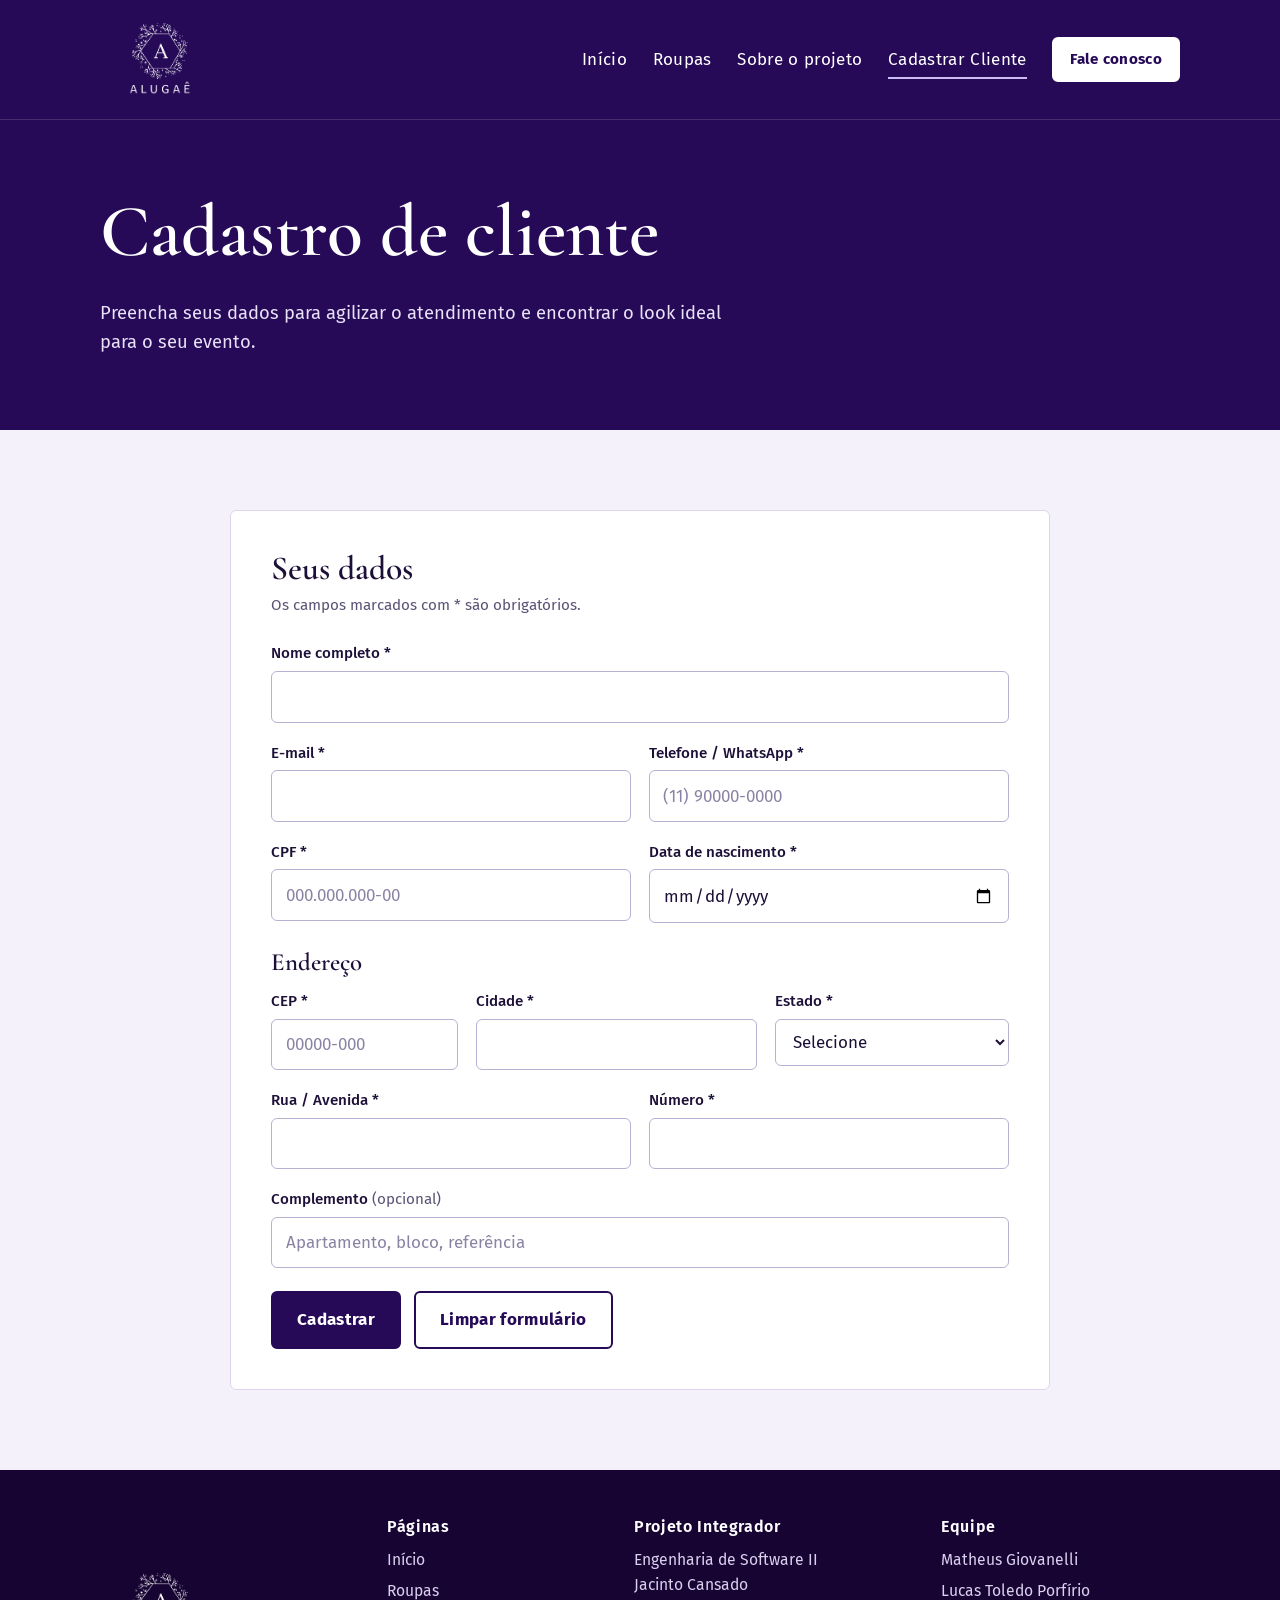
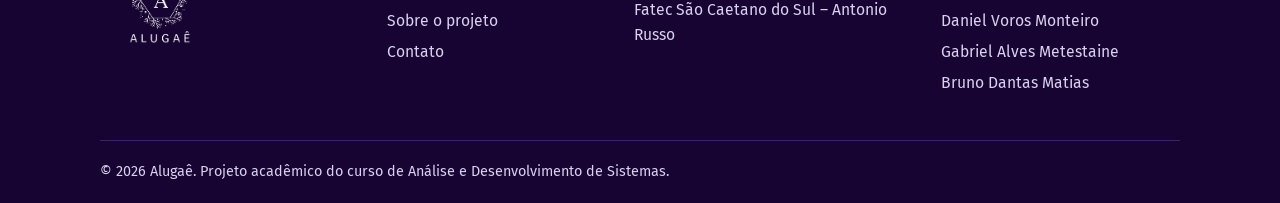
<file: cadastrar/cadastrar.html>
<!DOCTYPE html>
<html lang="pt-BR">
<head>
  <meta charset="UTF-8">
  <meta name="viewport" content="width=device-width, initial-scale=1">
  <title>Cadastro de cliente — Alugaê</title>
  <meta name="description" content="Cadastre seus dados para facilitar o atendimento da Alugaê.">
  <link rel="preconnect" href="https://fonts.googleapis.com">
  <link rel="preconnect" href="https://fonts.gstatic.com" crossorigin>
  <link href="https://fonts.googleapis.com/css2?family=Cormorant+Garamond:wght@500;600;700&family=Fira+Sans:wght@400;500;600&display=swap" rel="stylesheet">
  <link rel="stylesheet" href="../home/style.css">
  <link rel="stylesheet" href="cadastrar.css">
</head>
<body>

  <a class="skip" href="#conteudo">Ir para o conteúdo</a>

  <header class="site-header">
    <div class="container header-inner">
      <a class="logo" href="../home/index.html" aria-label="Alugaê — página inicial"><img class="logo-img" src="../img/alugaeLogo.jpg" alt="Alugaê"></a>

      <input type="checkbox" id="menu-toggle" class="menu-toggle">
      <label for="menu-toggle" class="menu-button">Menu</label>

      <nav class="main-nav" aria-label="Navegação principal">
        <a href="../home/index.html">Início</a>
        <a href="../roupas/roupas.html">Roupas</a>
        <a href="../sobre/sobre.html">Sobre o projeto</a>
        <a href="cadastrar.html" aria-current="page">Cadastrar Cliente</a>
        <a class="btn btn-small" href="../contato/contato.html">Fale conosco</a>
      </nav>
    </div>
  </header>

  <main id="conteudo">
    <section class="page-hero" aria-labelledby="cadastro-titulo">
      <div class="container">
        <h1 id="cadastro-titulo">Cadastro de cliente</h1>
        <p class="lead">Preencha seus dados para agilizar o atendimento e encontrar o look ideal para o seu evento.</p>
      </div>
    </section>

    <section class="section registration" aria-label="Formulário de cadastro">
      <div class="container">
        <div class="registration-form-wrap">
          <h2>Seus dados</h2>
          <p class="form-intro">Os campos marcados com * são obrigatórios.</p>

          <form id="form-cadastro" class="registration-form" action="#" method="post">
            <div class="field">
              <label for="nome">Nome completo *</label>
              <input type="text" id="nome" name="nome" autocomplete="name" required minlength="3">
            </div>

            <div class="field-row">
              <div class="field">
                <label for="email">E-mail *</label>
                <input type="email" id="email" name="email" autocomplete="email" required>
              </div>
              <div class="field">
                <label for="telefone">Telefone / WhatsApp *</label>
                <input type="tel" id="telefone" name="telefone" autocomplete="tel" placeholder="(11) 90000-0000" required>
              </div>
            </div>

            <div class="field-row">
              <div class="field">
                <label for="cpf">CPF *</label>
                <input type="text" id="cpf" name="cpf" autocomplete="off" inputmode="numeric" placeholder="000.000.000-00" pattern="[0-9]{3}\.?[0-9]{3}\.?[0-9]{3}-?[0-9]{2}" title="Informe um CPF com 11 números." required>
              </div>
              <div class="field">
                <label for="nascimento">Data de nascimento *</label>
                <input type="date" id="nascimento" name="nascimento" autocomplete="bday" required>
              </div>
            </div>

            <h3 class="section-label">Endereço</h3>

            <div class="field-row address-row">
              <div class="field">
                <label for="cep">CEP *</label>
                <input type="text" id="cep" name="cep" autocomplete="postal-code" inputmode="numeric" placeholder="00000-000" pattern="[0-9]{5}-?[0-9]{3}" title="Informe um CEP válido." required>
              </div>
              <div class="field">
                <label for="cidade">Cidade *</label>
                <input type="text" id="cidade" name="cidade" autocomplete="address-level2" required>
              </div>
              <div class="field">
                <label for="estado">Estado *</label>
                <select id="estado" name="estado" autocomplete="address-level1" required>
                  <option value="" selected disabled>Selecione</option>
                  <option value="AC">Acre</option>
                  <option value="AL">Alagoas</option>
                  <option value="AP">Amapá</option>
                  <option value="AM">Amazonas</option>
                  <option value="BA">Bahia</option>
                  <option value="CE">Ceará</option>
                  <option value="DF">Distrito Federal</option>
                  <option value="ES">Espírito Santo</option>
                  <option value="GO">Goiás</option>
                  <option value="MA">Maranhão</option>
                  <option value="MT">Mato Grosso</option>
                  <option value="MS">Mato Grosso do Sul</option>
                  <option value="MG">Minas Gerais</option>
                  <option value="PA">Pará</option>
                  <option value="PB">Paraíba</option>
                  <option value="PR">Paraná</option>
                  <option value="PE">Pernambuco</option>
                  <option value="PI">Piauí</option>
                  <option value="RJ">Rio de Janeiro</option>
                  <option value="RN">Rio Grande do Norte</option>
                  <option value="RS">Rio Grande do Sul</option>
                  <option value="RO">Rondônia</option>
                  <option value="RR">Roraima</option>
                  <option value="SC">Santa Catarina</option>
                  <option value="SP">São Paulo</option>
                  <option value="SE">Sergipe</option>
                  <option value="TO">Tocantins</option>
                </select>
              </div>
            </div>

            <div class="field-row">
              <div class="field">
                <label for="endereco">Rua / Avenida *</label>
                <input type="text" id="endereco" name="endereco" autocomplete="street-address" required>
              </div>
              <div class="field field-number">
                <label for="numero">Número *</label>
                <input type="text" id="numero" name="numero" required>
              </div>
            </div>

            <div class="field">
              <label for="complemento">Complemento <span class="optional">(opcional)</span></label>
              <input type="text" id="complemento" name="complemento" autocomplete="address-line2" placeholder="Apartamento, bloco, referência">
            </div>

            <div class="form-actions">
              <button type="submit" class="btn">Cadastrar</button>
              <button type="reset" class="btn btn-reset">Limpar formulário</button>
            </div>
          </form>
        </div>
      </div>
    </section>
  </main>

  <footer class="site-footer">
    <div class="container footer-grid">
      <a class="logo" href="../home/index.html" aria-label="Alugaê — página inicial"><img class="logo-img" src="../img/alugaeLogo.jpg" alt="Alugaê"></a>

      <nav aria-label="Navegação do rodapé">
        <h2 class="footer-title">Páginas</h2>
        <ul>
          <li><a href="../home/index.html">Início</a></li>
          <li><a href="../roupas/roupas.html">Roupas</a></li>
          <li><a href="../sobre/sobre.html">Sobre o projeto</a></li>
          <li><a href="../contato/contato.html">Contato</a></li>
        </ul>
      </nav>

      <div>
        <h2 class="footer-title">Projeto Integrador</h2>
        <p>Engenharia de Software II<br>Jacinto Cansado<br>Fatec São Caetano do Sul – Antonio Russo</p>
      </div>

      <div>
        <h2 class="footer-title">Equipe</h2>
        <ul>
          <li>Matheus Giovanelli</li>
          <li>Lucas Toledo Porfírio</li>
          <li>Daniel Voros Monteiro</li>
          <li>Gabriel Alves Metestaine</li>
          <li>Bruno Dantas Matias</li>
        </ul>
      </div>
    </div>

    <div class="container footer-bottom">
      <p>© 2026 Alugaê. Projeto acadêmico do curso de Análise e Desenvolvimento de Sistemas.</p>
    </div>
  </footer>

</body>
</html>
</file>
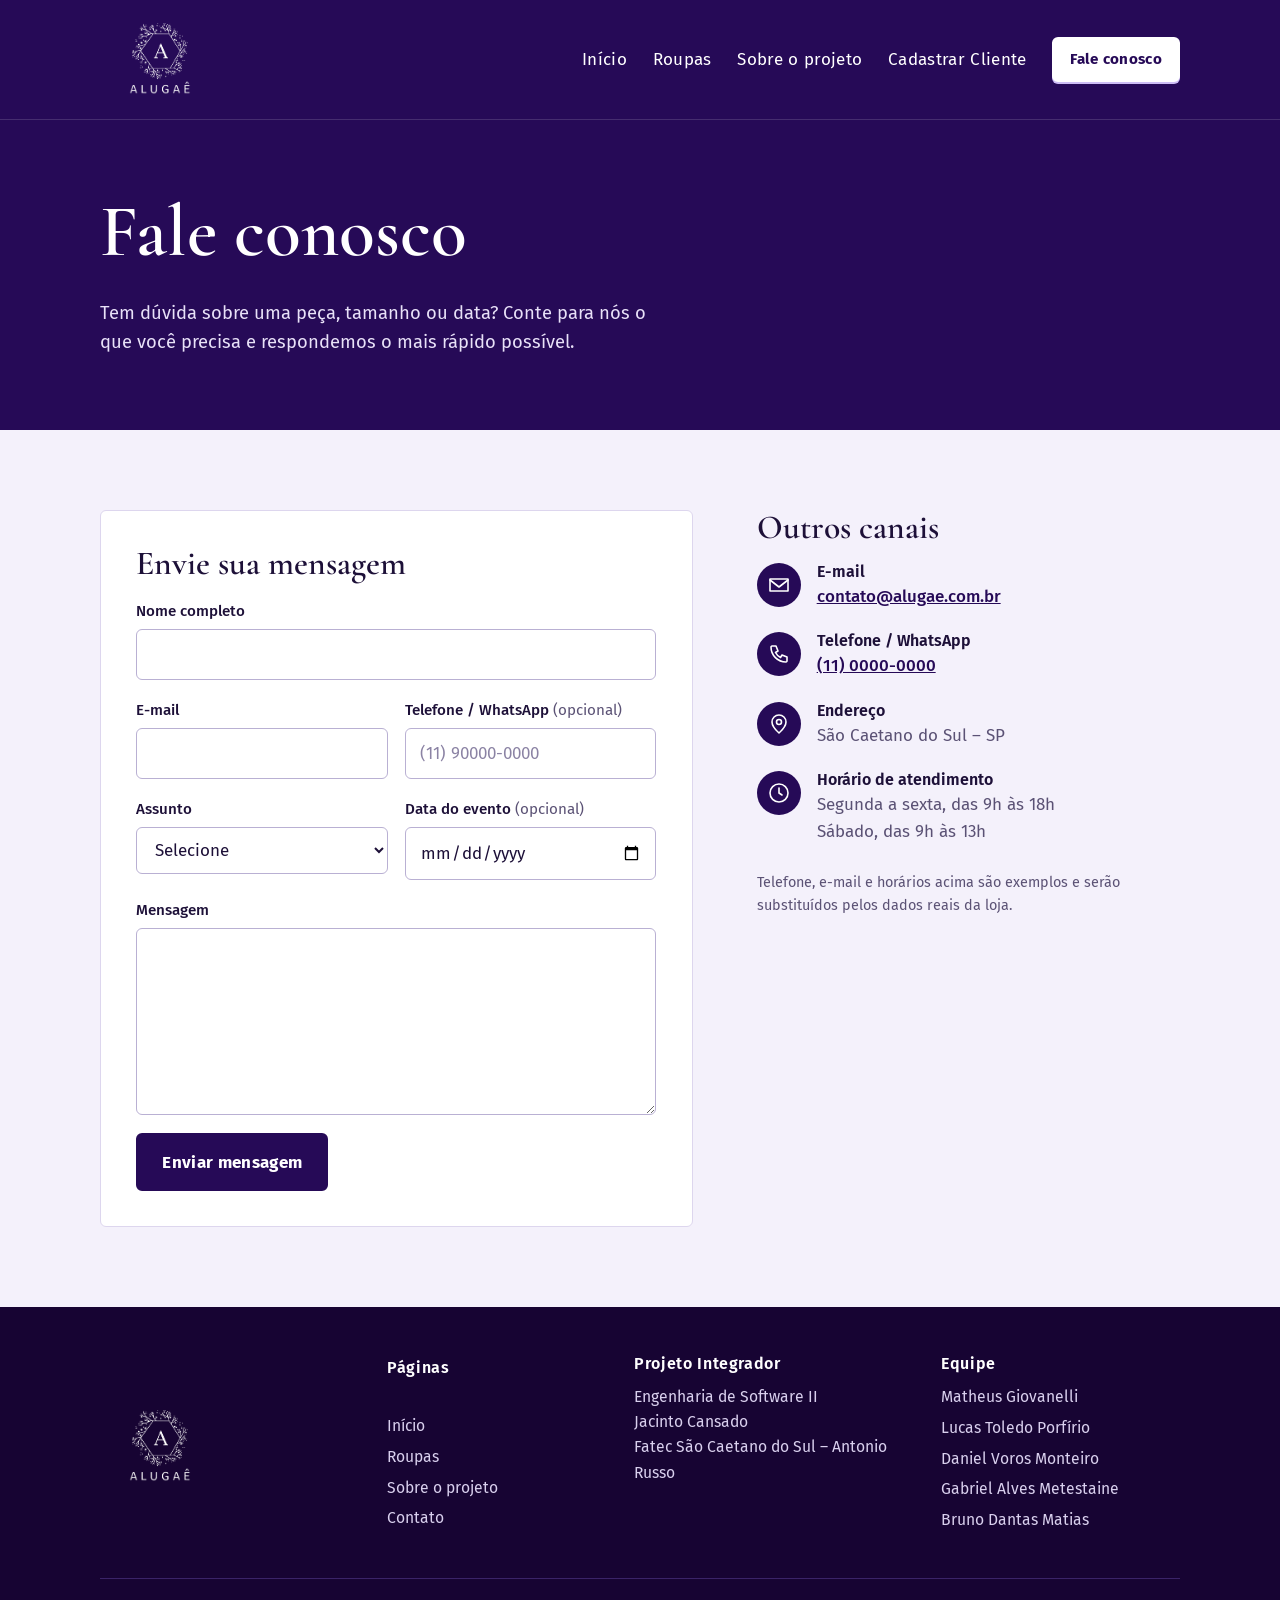
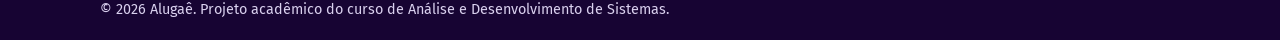
<file: contato/contato.html>
<!DOCTYPE html>
<html lang="pt-BR">
<head>
  <meta charset="UTF-8">
  <meta name="viewport" content="width=device-width, initial-scale=1">
  <title>Contato — Alugaê</title>
  <meta name="description" content="Fale com a Alugaê: tire dúvidas, reserve uma peça ou peça ajuda para escolher o tamanho ideal para o seu evento.">
  <link rel="preconnect" href="https://fonts.googleapis.com">
  <link rel="preconnect" href="https://fonts.gstatic.com" crossorigin>
  <link href="https://fonts.googleapis.com/css2?family=Cormorant+Garamond:wght@500;600;700&family=Fira+Sans:wght@400;500;600&display=swap" rel="stylesheet">
  <link rel="stylesheet" href="../home/style.css">
  <link rel="stylesheet" href="contato.css">
</head>
<body>

  <a class="skip" href="#conteudo">Ir para o conteúdo</a>

  <!-- ============ HEADER ============ -->
  <header class="site-header">
    <div class="container header-inner">
      <a class="logo" href="../home/index.html" aria-label="Alugaê — página inicial"><img class="logo-img" src="../img/alugaeLogo.jpg">

      <input type="checkbox" id="menu-toggle" class="menu-toggle">
      <label for="menu-toggle" class="menu-button">Menu</label>

      <nav class="main-nav" aria-label="Navegação principal">
        <a href="../home/index.html">Início</a>
        <a href="../roupas/roupas.html">Roupas</a>
        <a href="../sobre/sobre.html">Sobre o projeto</a>
        <a href="../cadastrar/cadastrar.html">Cadastrar Cliente</a>
        <a class="btn btn-small" href="contato.html" aria-current="page">Fale conosco</a>
      </nav>
    </div>
  </header>

  <main id="conteudo">

    <!-- ============ TÍTULO DA PÁGINA ============ -->
    <section class="page-hero" aria-labelledby="contato-titulo">
      <div class="container">
        <h1 id="contato-titulo">Fale conosco</h1>
        <p class="lead">Tem dúvida sobre uma peça, tamanho ou data? Conte para nós o que você precisa e respondemos o mais rápido possível.</p>
      </div>
    </section>

    <!-- ============ FORMULÁRIO + INFORMAÇÕES ============ -->
    <section class="section contact" aria-label="Formulário e informações de contato">
      <div class="container contact-grid">

        <div class="contact-form-wrap">
          <h2>Envie sua mensagem</h2>

          <form id="form-contato" class="contact-form" action="#" method="post" novalidate>
            <div class="field">
              <label for="nome">Nome completo</label>
              <input type="text" id="nome" name="nome" autocomplete="name" required>
            </div>

            <div class="field-row">
              <div class="field">
                <label for="email">E-mail</label>
                <input type="email" id="email" name="email" autocomplete="email" required>
              </div>
              <div class="field">
                <label for="telefone">Telefone / WhatsApp <span class="optional">(opcional)</span></label>
                <input type="tel" id="telefone" name="telefone" autocomplete="tel" placeholder="(11) 90000-0000">
              </div>
            </div>

            <div class="field-row">
              <div class="field">
                <label for="assunto">Assunto</label>
                <select id="assunto" name="assunto" required>
                  <option value="" selected disabled>Selecione</option>
                  <option>Reservar uma peça</option>
                  <option>Dúvida sobre tamanhos</option>
                  <option>Valores e prazos</option>
                  <option>Outro assunto</option>
                </select>
              </div>
              <div class="field">
                <label for="data-evento">Data do evento <span class="optional">(opcional)</span></label>
                <input type="date" id="data-evento" name="data-evento">
              </div>
            </div>

            <div class="field">
              <label for="mensagem">Mensagem</label>
              <textarea id="mensagem" name="mensagem" rows="6" required></textarea>
            </div>

            <div class="form-actions">
              <button type="submit" class="btn">Enviar mensagem</button>
              <p id="form-status" class="form-status" role="status" aria-live="polite"></p>
            </div>
          </form>
        </div>

        <aside class="contact-info" aria-labelledby="info-titulo">
          <h2 id="info-titulo">Outros canais</h2>

          <ul class="info-list">
            <li>
              <svg viewBox="0 0 24 24" aria-hidden="true"><path d="M3 6h18v12H3z"/><path d="M3 7l9 7 9-7"/></svg>
              <div>
                <h3>E-mail</h3>
                <p><a href="mailto:contato@alugae.com.br">contato@alugae.com.br</a></p>
              </div>
            </li>
            <li>
              <svg viewBox="0 0 24 24" aria-hidden="true"><path d="M5 4h4l2 5-2.5 1.5a11 11 0 0 0 5 5L15 13l5 2v4a1 1 0 0 1-1 1A15 15 0 0 1 4 5a1 1 0 0 1 1-1z"/></svg>
              <div>
                <h3>Telefone / WhatsApp</h3>
                <p><a href="tel:+551100000000">(11) 0000-0000</a></p>
              </div>
            </li>
            <li>
              <svg viewBox="0 0 24 24" aria-hidden="true"><path d="M12 21s-7-6.2-7-11a7 7 0 0 1 14 0c0 4.8-7 11-7 11z"/><circle cx="12" cy="10" r="2.5"/></svg>
              <div>
                <h3>Endereço</h3>
                <p>São Caetano do Sul – SP</p>
              </div>
            </li>
            <li>
              <svg viewBox="0 0 24 24" aria-hidden="true"><circle cx="12" cy="12" r="9"/><path d="M12 7v5l3 2"/></svg>
              <div>
                <h3>Horário de atendimento</h3>
                <p>Segunda a sexta, das 9h às 18h<br>Sábado, das 9h às 13h</p>
              </div>
            </li>
          </ul>

          <p class="note">Telefone, e-mail e horários acima são exemplos e serão substituídos pelos dados reais da loja.</p>
        </aside>

      </div>
    </section>

  </main>

  <!-- ============ 4. FOOTER ============ -->
  <footer class="site-footer">
    <div class="container footer-grid">
      <a class="logo" href="../home/index.html" aria-label="Alugaê — página inicial"><img class="logo-img" src="../img/alugaeLogo.jpg">

      <nav aria-label="Navegação do rodapé">
        <h2 class="footer-title">Páginas</h2>
        <ul>
          <li><a href="../home/index.html">Início</a></li>
          <li><a href="../roupas/roupas.html">Roupas</a></li>
          <li><a href="../sobre/sobre.html">Sobre o projeto</a></li>
          <li><a href="contato.html">Contato</a></li>
        </ul>
      </nav>

      <div>
        <h2 class="footer-title">Projeto Integrador</h2>
        <p>Engenharia de Software II<br>Jacinto Cansado<br>Fatec São Caetano do Sul – Antonio Russo</p>
      </div>

      <div>
        <h2 class="footer-title">Equipe</h2>
        <ul>
          <li>Matheus Giovanelli</li>
          <li>Lucas Toledo Porfírio</li>
          <li>Daniel Voros Monteiro</li>
          <li>Gabriel Alves Metestaine</li>
          <li>Bruno Dantas Matias</li>
        </ul>
      </div>
    </div>

    <div class="container footer-bottom">
      <p>© 2026 Alugaê. Projeto acadêmico do curso de Análise e Desenvolvimento de Sistemas.</p>
    </div>
  </footer>


  <script>
    // Simulação do envio (sem back-end): valida e mostra confirmação.
    (function () {
      var form = document.getElementById('form-contato');
      var status = document.getElementById('form-status');
      form.addEventListener('submit', function (e) {
        e.preventDefault();
        status.className = 'form-status';
        if (!form.checkValidity()) {
          status.textContent = 'Preencha nome, e-mail válido, assunto e mensagem para enviar.';
          status.classList.add('is-error');
          form.reportValidity();
          return;
        }
        status.textContent = 'Mensagem enviada! Responderemos em breve.';
        status.classList.add('is-ok');
        form.reset();
      });
    })();
  </script>

</body>
</html>
</file>
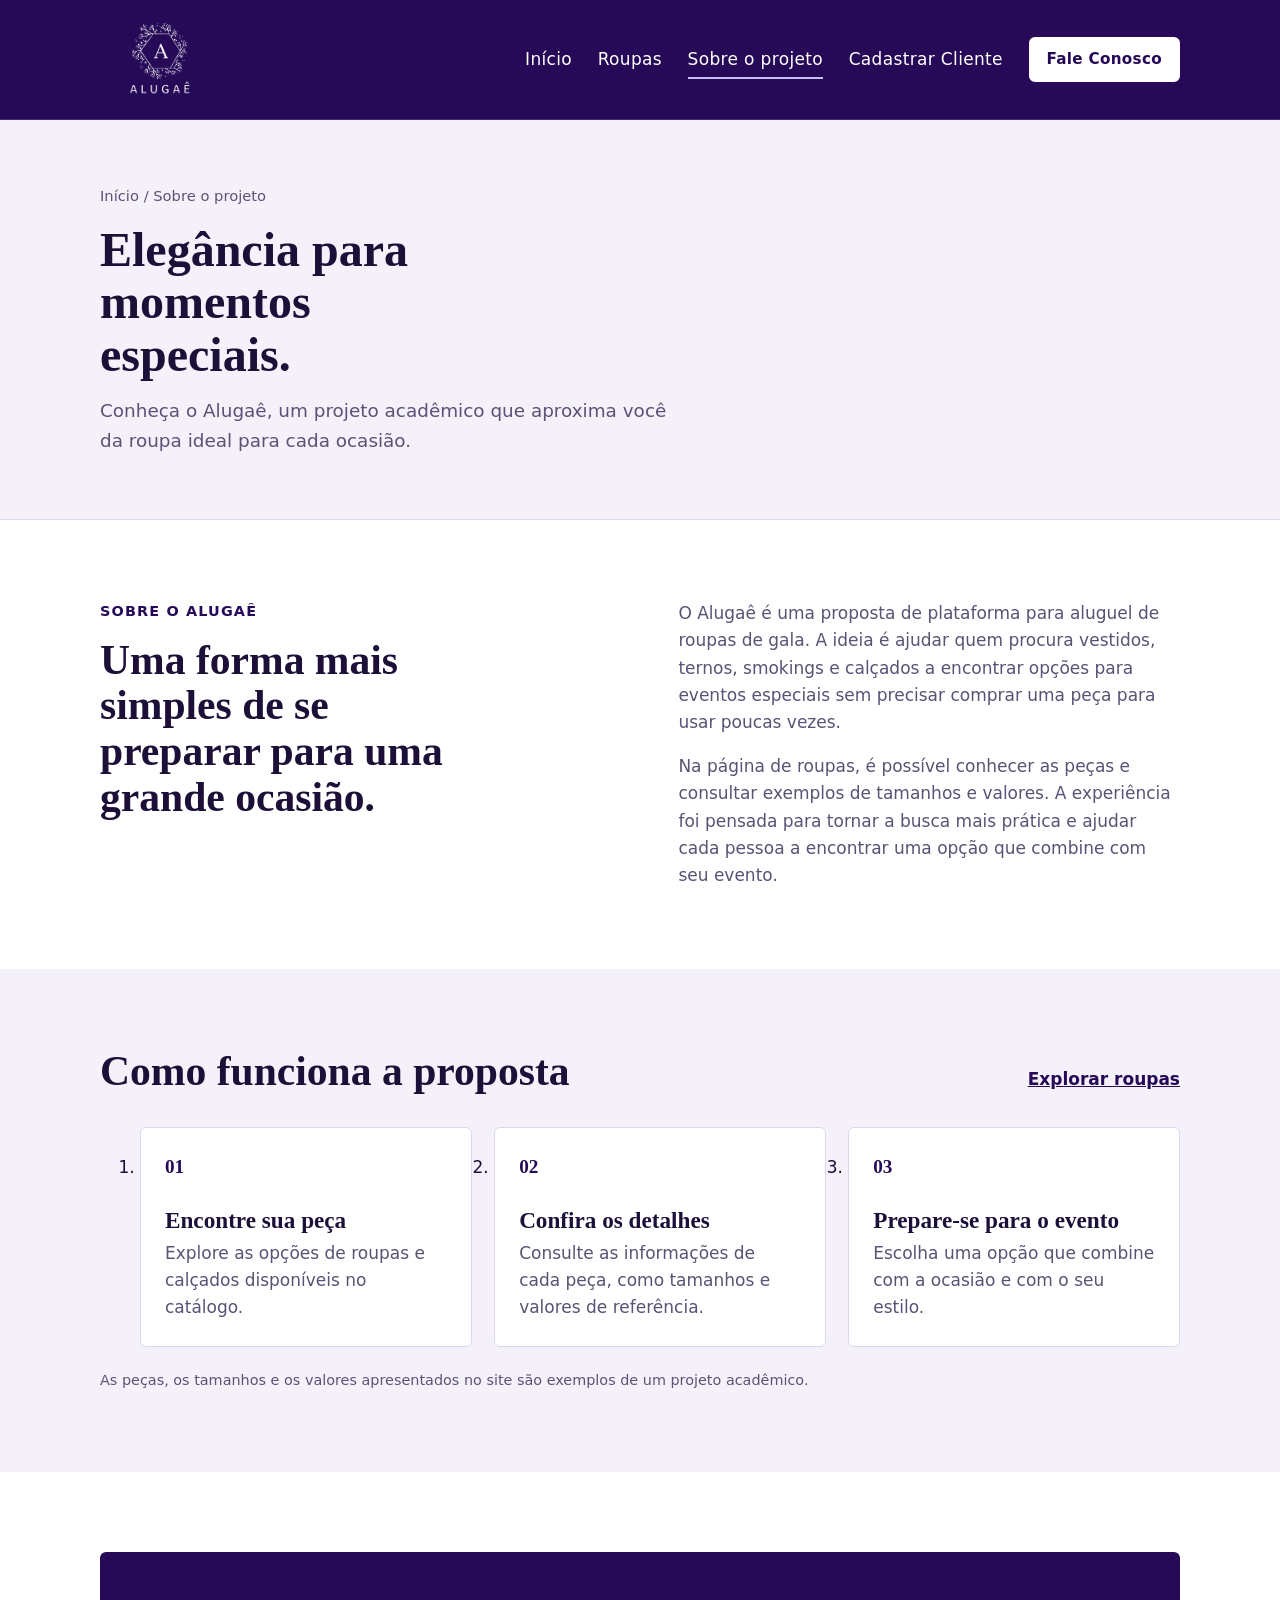
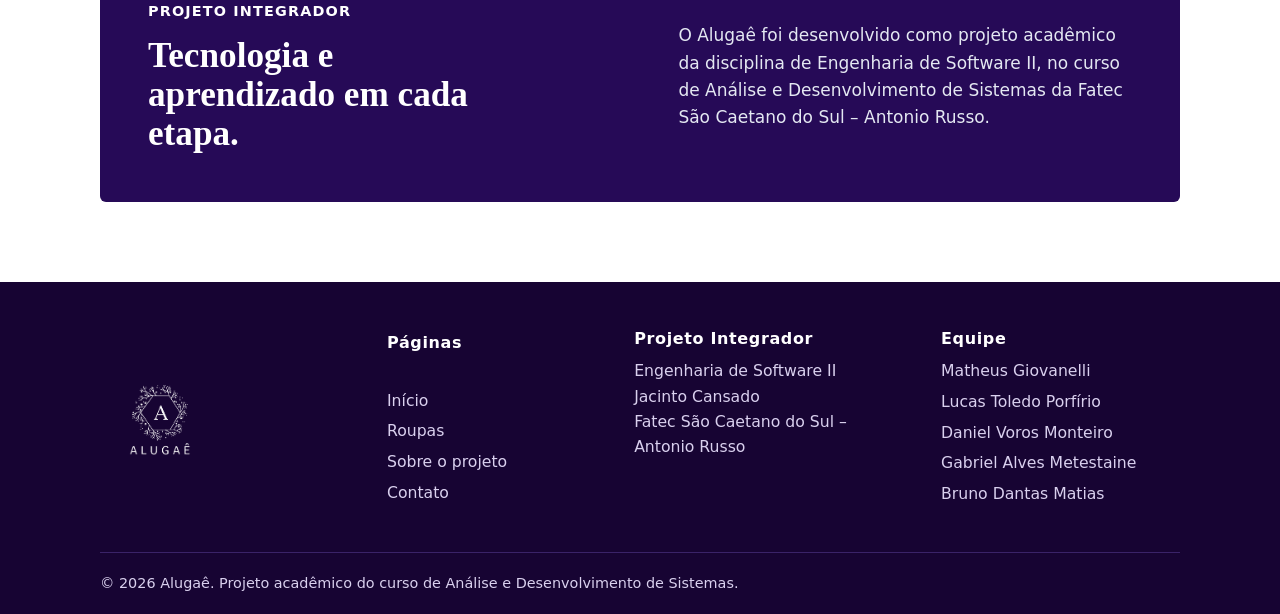
<file: sobre/sobre.html>
<!DOCTYPE html>
<html lang="pt-BR">
<head>
  <meta charset="UTF-8">
  <meta name="viewport" content="width=device-width, initial-scale=1">
  <title>Sobre o projeto — Alugaê</title>
  <meta name="description" content="Conheça o Alugaê, um projeto acadêmico para facilitar o aluguel de roupas de gala.">
  <link rel="preconnect" href="https://fonts.googleapis.com">
  <link rel="preconnect" href="https://fonts.gstatic.com" crossorigin>
  <link href="https://fonts.googleapis.com/css2?family=Bricolage+Grotesque:opsz,wght@12..96,500;12..96,700&family=DM+Sans:wght@400;500;700&display=swap" rel="stylesheet">
  <link rel="stylesheet" href="../home/style.css">
  <link rel="stylesheet" href="sobre.css">
</head>
<body>

  <a class="skip" href="#conteudo">Ir para o conteúdo</a>

  <header class="site-header">
    <div class="container header-inner">
      <a class="logo" href="index.html" aria-label="Alugaê — página inicial"><img class="logo-img" src="../img/alugaeLogo.jpg">

      <input type="checkbox" id="menu-toggle" class="menu-toggle">
      <label for="menu-toggle" class="menu-button">Menu</label>

      <nav class="main-nav" aria-label="Navegação principal">
        <a href="../home/index.html">Início</a>
        <a href="../roupas/roupas.html">Roupas</a>
        <a href="sobre.html" aria-current="page">Sobre o projeto</a>
        <a href="../cadastrar/cadastrar.html">Cadastrar Cliente</a>
        <a class="btn btn-small" href="../contato/contato.html">Fale Conosco</a>
      </nav>
    </div>
  </header>

  <main id="conteudo">
    <section class="page-title" aria-labelledby="sobre-titulo">
      <div class="container">
        <nav class="breadcrumb" aria-label="Você está em">
          <a href="../home/index.html">Início</a> / Sobre o projeto
        </nav>
        <h1 id="sobre-titulo">Elegância para momentos especiais.</h1>
        <p>Conheça o Alugaê, um projeto acadêmico que aproxima você da roupa ideal para cada ocasião.</p>
      </div>
    </section>

    <section class="about-section" aria-labelledby="projeto-titulo">
      <div class="container about-grid">
        <div>
          <p class="eyebrow">Sobre o Alugaê</p>
          <h2 id="projeto-titulo">Uma forma mais simples de se preparar para uma grande ocasião.</h2>
        </div>
        <div class="about-copy">
          <p>O Alugaê é uma proposta de plataforma para aluguel de roupas de gala. A ideia é ajudar quem procura vestidos, ternos, smokings e calçados a encontrar opções para eventos especiais sem precisar comprar uma peça para usar poucas vezes.</p>
          <p>Na página de roupas, é possível conhecer as peças e consultar exemplos de tamanhos e valores. A experiência foi pensada para tornar a busca mais prática e ajudar cada pessoa a encontrar uma opção que combine com seu evento.</p>
        </div>
      </div>
    </section>

    <section class="how-it-works" aria-labelledby="como-funciona-titulo">
      <div class="container">
        <div class="section-head">
          <h2 id="como-funciona-titulo">Como funciona a proposta</h2>
          <a class="link-more" href="../roupas/roupas.html">Explorar roupas</a>
        </div>

        <ol class="steps">
          <li>
            <span class="step-number">01</span>
            <h3>Encontre sua peça</h3>
            <p>Explore as opções de roupas e calçados disponíveis no catálogo.</p>
          </li>
          <li>
            <span class="step-number">02</span>
            <h3>Confira os detalhes</h3>
            <p>Consulte as informações de cada peça, como tamanhos e valores de referência.</p>
          </li>
          <li>
            <span class="step-number">03</span>
            <h3>Prepare-se para o evento</h3>
            <p>Escolha uma opção que combine com a ocasião e com o seu estilo.</p>
          </li>
        </ol>
        <p class="note">As peças, os tamanhos e os valores apresentados no site são exemplos de um projeto acadêmico.</p>
      </div>
    </section>

    <section class="project-context" aria-labelledby="contexto-titulo">
      <div class="container project-panel">
        <div>
          <p class="eyebrow">Projeto Integrador</p>
          <h2 id="contexto-titulo">Tecnologia e aprendizado em cada etapa.</h2>
        </div>
        <p>O Alugaê foi desenvolvido como projeto acadêmico da disciplina de Engenharia de Software II, no curso de Análise e Desenvolvimento de Sistemas da Fatec São Caetano do Sul – Antonio Russo.</p>
      </div>
    </section>
  </main>

  <footer class="site-footer">
    <div class="container footer-grid">
      <a class="logo" href="index.html" aria-label="Alugaê — página inicial"><img class="logo-img" src="../img/alugaeLogo.jpg">
      <nav aria-label="Navegação do rodapé">
        <h2 class="footer-title">Páginas</h2>
        <ul>
          <li><a href="../home/index.html">Início</a></li>
          <li><a href="../roupas/roupas.html">Roupas</a></li>
          <li><a href="sobre.html" aria-current="page">Sobre o projeto</a></li>
          <li><a href="../contato/contato.html">Contato</a></li>
        </ul>
      </nav>

      <div>
        <h2 class="footer-title">Projeto Integrador</h2>
        <p>Engenharia de Software II<br>Jacinto Cansado<br>Fatec São Caetano do Sul – Antonio Russo</p>
      </div>

      <div>
        <h2 class="footer-title">Equipe</h2>
        <ul>
          <li>Matheus Giovanelli</li>
          <li>Lucas Toledo Porfírio</li>
          <li>Daniel Voros Monteiro</li>
          <li>Gabriel Alves Metestaine</li>
          <li>Bruno Dantas Matias</li>
        </ul>
      </div>
    </div>

    <div class="container footer-bottom">
      <p>© 2026 Alugaê. Projeto acadêmico do curso de Análise e Desenvolvimento de Sistemas.</p>
    </div>
  </footer>

</body>
</html>
</file>
<file: home/style.css>
/* ============ TOKENS ============ */
:root {
  --ink: #1d1038;          /* texto principal (índigo muito escuro) */
  --ink-soft: #5b5275;
  --paper: #ffffff;
  --tint: #f4f1fb;
  --line: #ddd6ee;
  --accent: #260a57;       /* índigo da logo */
  --accent-dark: #1a053f;
  --dark: #260a57;         /* fundo da logo: header, banner e serviços */
  --deep: #170433;         /* rodapé */
  --lilac: #cdbdf5;        /* destaque suave sobre o índigo */

  --font-display: "Cormorant Garamond", "Times New Roman", Georgia, serif;   /* serifa do monograma "A" */
  --font-body: "Fira Sans", "Segoe UI", system-ui, sans-serif;               /* sans do "ALUGAÊ" */

  --radius: 6px;
  --max: 1080px;
}

/* ============ BASE ============ */
*, *::before, *::after { box-sizing: border-box; }
html { scroll-behavior: smooth; }

body {
  margin: 0;
  font-family: var(--font-body);
  font-size: 1.0625rem;
  line-height: 1.6;
  color: var(--ink);
  background: var(--paper);
}

h1, h2, h3 { font-family: var(--font-display); line-height: 1.1; margin: 0 0 .6em; letter-spacing: 0; }
h1 { font-size: clamp(2.6rem, 6vw, 4.6rem); font-weight: 600; }
h2 { font-size: clamp(1.9rem, 3.4vw, 2.6rem); font-weight: 600; }
h3 { font-size: 1.45rem; font-weight: 600; }
p { margin: 0 0 1em; }
a { color: inherit; }
img { max-width: 100%; display: block; }
ul { list-style: none; margin: 0; padding: 0; }

:focus-visible { outline: 3px solid var(--accent); outline-offset: 3px; }
.site-header :focus-visible, .banner :focus-visible, .services :focus-visible, .site-footer :focus-visible { outline-color: var(--lilac); }

.container { width: min(100% - 2.5rem, var(--max)); margin-inline: auto; }

.skip { position: absolute; left: -999px; top: 0; background: var(--ink); color: #fff; padding: .6rem 1rem; z-index: 100; }
.skip:focus { left: 0; }
.visually-hidden { position: absolute; width: 1px; height: 1px; overflow: hidden; clip: rect(0 0 0 0); white-space: nowrap; }

/* ============ BOTÕES ============ */
.btn {
  display: inline-block; padding: .85rem 1.5rem; border-radius: var(--radius);
  background: var(--accent); color: #fff; font-weight: 700; text-decoration: none;
  border: 2px solid var(--accent); letter-spacing: .02em; transition: background .15s, color .15s;
}
.btn:hover { background: var(--accent-dark); border-color: var(--accent-dark); }
.btn-small { padding: .5rem 1rem; font-size: .95rem; }
.btn-light { background: #fff; color: var(--accent); border-color: #fff; }
.btn-light:hover { background: var(--tint); border-color: var(--tint); }

/* ============ HEADER ============ */
.site-header { position: sticky; top: 0; z-index: 50; background: var(--dark); color: #fff; border-bottom: 1px solid rgba(255,255,255,.14); }
.header-inner { display: flex; align-items: center; justify-content: space-between; padding-block: .9rem; flex-wrap: wrap; gap: .5rem; }

/* Logo */
.logo { display: inline-flex; align-items: center; gap: .7rem; text-decoration: none; color: #fff; }
.logo-img { width: 120px; height: auto;}

.main-nav { display: flex; align-items: center; gap: 1.6rem; }
.main-nav a:not(.btn) { text-decoration: none; font-weight: 400; letter-spacing: .02em; padding-block: .25rem; }
.main-nav a:not(.btn):hover,
.main-nav a[aria-current="page"] { box-shadow: 0 2px 0 var(--lilac); }
.site-header .btn { background: #fff; color: var(--accent); border-color: #fff; }
.site-header .btn:hover { background: var(--lilac); border-color: var(--lilac); }

.menu-toggle { position: absolute; opacity: 0; pointer-events: none; }
.menu-button { display: none; cursor: pointer; font-weight: 500; padding: .45rem .9rem; border: 2px solid #fff; border-radius: var(--radius); }
.menu-toggle:focus-visible + .menu-button { outline: 3px solid var(--lilac); outline-offset: 3px; }

/* ============ 1. BANNER ============ */
.banner {
  position: relative; display: flex; align-items: center;
  min-height: clamp(420px, 72vh, 680px);
  background: var(--dark); color: #fff; overflow: hidden;
}
.banner-img { position: absolute; inset: 0; width: 100%; height: 100%; object-fit: cover; }
.banner-shade { position: absolute; inset: 0; background: linear-gradient(90deg, rgba(38,10,87,.92) 0%, rgba(38,10,87,.55) 60%, rgba(38,10,87,.15) 100%); }
.banner-content { position: relative; padding-block: 3rem; }
.banner-content h1 { max-width: 15ch; }
.banner .lead { font-size: 1.2rem; max-width: 32rem; color: #e8e1f8; margin-bottom: 1.8rem; }

/* ============ 2. CARDS ============ */
.section { padding-block: clamp(3rem, 7vw, 5rem); }
.section-head { display: flex; justify-content: space-between; align-items: baseline; gap: 1rem; flex-wrap: wrap; margin-bottom: 1.8rem; }
.section-head h2 { margin: 0; }
.link-more { font-weight: 600; color: var(--accent); }

.cards { display: grid; grid-template-columns: repeat(4, 1fr); gap: 1.4rem; }
.card { border: 1px solid var(--line); border-radius: var(--radius); overflow: hidden; background: var(--paper); display: flex; flex-direction: column; }
.card img { width: 100%; aspect-ratio: 4 / 5; object-fit: cover; }
.card-body { padding: 1.1rem; display: flex; flex-direction: column; flex: 1; }
.card-body h3 { margin-bottom: .3em; }
.card-meta { color: var(--ink-soft); font-size: .95rem; margin-bottom: .6em; }
.card-price { font-family: var(--font-display); font-size: 1.6rem; font-weight: 700; margin-bottom: 1rem; color: var(--accent); }
.card-price span { font-family: var(--font-body); font-size: .85rem; font-weight: 400; color: var(--ink-soft); }
.card-body .btn { margin-top: auto; align-self: flex-start; }
.note { margin: 1.4rem 0 0; font-size: .9rem; color: var(--ink-soft); }

/* ============ 3. SERVIÇOS ============ */
.services { background: var(--dark); color: #fff; padding-block: clamp(3rem, 7vw, 5rem); }
.services-grid { display: grid; grid-template-columns: repeat(3, 1fr); gap: 2.5rem; text-align: center; }
.services-grid svg {
  width: 120px; height: 120px; margin: 0 auto 1.4rem;
  fill: none; stroke: #fff; stroke-width: 2; stroke-linecap: round; stroke-linejoin: round;
}
.services-grid h3 { color: var(--lilac); font-size: 1.8rem; font-weight: 600; }
.services-grid p { max-width: 17rem; margin-inline: auto; margin-bottom: 0; }

/* ============ 4. FOOTER ============ */
.site-footer { background: var(--deep); color: #d9d0ee; padding-top: 3rem; font-size: .98rem; }
.footer-grid { display: grid; grid-template-columns: 1.2fr 1fr 1.3fr 1.2fr; gap: 3rem; }
.footer-title { font-family: var(--font-body); font-size: 1rem; font-weight: 600; color: #fff; margin-bottom: .7rem; letter-spacing: .04em; }
.site-footer li { margin-bottom: .35rem; }
.site-footer a { text-decoration: none; }
.site-footer a:hover { text-decoration: underline; }
.footer-bottom { margin-top: 2.5rem; padding-block: 1.2rem; border-top: 1px solid #3a2368; font-size: .9rem; }
.footer-bottom p { margin: 0; }

/* ============ RESPONSIVO ============ */
@media (max-width: 960px) {
  .cards { grid-template-columns: repeat(2, 1fr); }
}

@media (max-width: 860px) {
  .services-grid { grid-template-columns: 1fr; }
  .footer-grid { grid-template-columns: 1fr 1fr; }

  .menu-button { display: inline-block; }
  .main-nav { display: none; width: 100%; flex-direction: column; align-items: flex-start; gap: .8rem; padding-block: 1rem; }
  .menu-toggle:checked ~ .main-nav { display: flex; }
}

@media (max-width: 520px) {
  .logo-word { font-size: 1.1rem; letter-spacing: .22em; }
  .cards { grid-template-columns: 1fr; }
  .footer-grid { grid-template-columns: 1fr; }
}

@media (prefers-reduced-motion: reduce) {
  html { scroll-behavior: auto; }
  * { transition: none !important; }
}
</file>
<file: cadastrar/cadastrar.css>
/* ============ PÁGINA DE CADASTRO ============ */
.page-hero { background: var(--dark); color: #fff; padding-block: clamp(2.5rem, 6vw, 4.5rem); }
.page-hero h1 { margin-bottom: .35em; }
.page-hero .lead { max-width: 40rem; margin: 0; font-size: 1.15rem; color: #e8e1f8; }

.registration { background: var(--tint); }
.registration-form-wrap {
  max-width: 820px; margin-inline: auto; padding: clamp(1.4rem, 4vw, 2.5rem);
  background: var(--paper); border: 1px solid var(--line); border-radius: var(--radius);
}
.registration-form-wrap h2 { font-size: clamp(1.7rem, 3vw, 2.1rem); margin-bottom: .35rem; }
.form-intro { color: var(--ink-soft); font-size: .95rem; margin-bottom: 1.5rem; }

.registration-form { display: grid; gap: 1.1rem; }
.field-row { display: grid; grid-template-columns: 1fr 1fr; gap: 1.1rem; }
.address-row { grid-template-columns: .8fr 1.2fr 1fr; }
.field { display: flex; flex-direction: column; gap: .35rem; min-width: 0; }
.field label { font-weight: 500; font-size: .95rem; }
.optional { font-weight: 400; color: var(--ink-soft); }
.section-label { font-size: 1.55rem; margin: .5rem 0 -.3rem; }

.field input,
.field select {
  width: 100%; min-width: 0; font: inherit; color: var(--ink); background: var(--paper);
  padding: .7rem .85rem; border: 1px solid #b9b0d3; border-radius: var(--radius);
  transition: border-color .15s, box-shadow .15s;
}
.field input::placeholder { color: #8b83a4; }
.field input:hover, .field select:hover { border-color: var(--accent); }
.field input:focus-visible, .field select:focus-visible {
  outline: 3px solid var(--lilac); outline-offset: 0; border-color: var(--accent);
}
.field input:user-invalid, .field select:user-invalid { border-color: #b3261e; }

.form-actions { display: flex; align-items: center; gap: .8rem; flex-wrap: wrap; margin-top: .3rem; }
.form-actions .btn { cursor: pointer; font: inherit; font-weight: 700; }
.btn-reset { background: transparent; color: var(--accent); }
.btn-reset:hover { background: var(--tint); border-color: var(--accent-dark); }

@media (max-width: 640px) {
  .field-row, .address-row { grid-template-columns: 1fr; }
  .form-actions .btn { width: 100%; text-align: center; }
}
</file>
<file: contato/contato.css>
/* ============ PÁGINA DE CONTATO ============
   Depende do style.css (tokens, .container, .btn, .section, .note, header e footer). */

/* ---- título da página ---- */
.page-hero { background: var(--dark); color: #fff; padding-block: clamp(2.5rem, 6vw, 4.5rem); }
.page-hero h1 { margin-bottom: .35em; }
.page-hero .lead { max-width: 36rem; margin: 0; font-size: 1.15rem; color: #e8e1f8; }

/* ---- layout ---- */
.contact { background: var(--tint); }
.contact-grid { display: grid; grid-template-columns: 1.4fr 1fr; gap: clamp(2rem, 5vw, 4rem); align-items: start; }
.contact h2 { font-size: clamp(1.7rem, 3vw, 2.1rem); margin-bottom: 1rem; }

/* ---- formulário ---- */
.contact-form-wrap { background: var(--paper); border: 1px solid var(--line); border-radius: var(--radius); padding: clamp(1.4rem, 3vw, 2.2rem); }
.contact-form { display: grid; gap: 1.1rem; }
.field-row { display: grid; grid-template-columns: 1fr 1fr; gap: 1.1rem; }
.field { display: flex; flex-direction: column; gap: .35rem; min-width: 0; }
.field label { font-weight: 500; font-size: .95rem; }
.optional { font-weight: 400; color: var(--ink-soft); }

.field input,
.field select,
.field textarea {
  width: 100%; font: inherit; color: var(--ink); background: var(--paper);
  padding: .7rem .85rem; border: 1px solid #b9b0d3; border-radius: var(--radius);
  transition: border-color .15s, box-shadow .15s;
}
.field textarea { resize: vertical; min-height: 9rem; }
.field input::placeholder { color: #8b83a4; }
.field input:hover, .field select:hover, .field textarea:hover { border-color: var(--accent); }
.field input:focus-visible, .field select:focus-visible, .field textarea:focus-visible {
  outline: 3px solid var(--lilac); outline-offset: 0; border-color: var(--accent);
}
.field input:user-invalid, .field select:user-invalid, .field textarea:user-invalid { border-color: #b3261e; }

.form-actions { display: flex; align-items: center; gap: 1.2rem; flex-wrap: wrap; }
.form-actions .btn { cursor: pointer; font: inherit; font-weight: 700; }
.form-status { margin: 0; font-size: .95rem; }
.form-status.is-ok { color: #1b6b3a; font-weight: 500; }
.form-status.is-error { color: #b3261e; font-weight: 500; }

/* ---- canais de contato ---- */
.info-list { display: grid; gap: 1.4rem; margin-bottom: 1.6rem; }
.info-list li { display: flex; gap: 1rem; align-items: flex-start; }
.info-list svg {
  flex: none; width: 44px; height: 44px; padding: 10px; border-radius: 50%;
  background: var(--accent); fill: none; stroke: #fff; stroke-width: 1.6; stroke-linecap: round; stroke-linejoin: round;
}
.info-list h3 { font-family: var(--font-body); font-size: 1rem; font-weight: 600; margin: 0 0 .15em; }
.info-list p { margin: 0; color: var(--ink-soft); }
.info-list a { color: var(--accent); font-weight: 500; }
.contact-info .note { margin-top: 0; }

/* ---- responsivo ---- */
@media (max-width: 860px) {
  .contact-grid { grid-template-columns: 1fr; }
}
@media (max-width: 520px) {
  .field-row { grid-template-columns: 1fr; }
  .form-actions .btn { width: 100%; text-align: center; }
}
</file>
<file: sobre/sobre.css>
.page-title {
  background: var(--tint);
  border-bottom: 1px solid var(--line);
  padding-block: clamp(2.5rem, 6vw, 4rem);
}
.page-title h1 {
  max-width: 16ch;
  font-size: clamp(2rem, 4.5vw, 3rem);
  margin-bottom: .3em;
}
.page-title p {
  color: var(--ink-soft);
  max-width: 36rem;
  margin: 0;
  font-size: 1.15rem;
}

.breadcrumb {
  font-size: .92rem;
  color: var(--ink-soft);
  margin-bottom: 1rem;
}
.breadcrumb a { text-decoration: none; }
.breadcrumb a:hover { text-decoration: underline; }

.about-section,
.how-it-works {
  padding-block: clamp(3rem, 7vw, 5rem);
}
.about-grid {
  display: grid;
  grid-template-columns: 1fr 1fr;
  gap: clamp(2rem, 6vw, 5rem);
  align-items: start;
}
.eyebrow {
  color: var(--accent);
  font-size: .9rem;
  font-weight: 700;
  letter-spacing: .08em;
  text-transform: uppercase;
}
.about-grid h2,
.project-panel h2 {
  max-width: 19ch;
  margin-bottom: 0;
}
.about-copy { color: var(--ink-soft); }
.about-copy p:last-child { margin-bottom: 0; }

.how-it-works { background: var(--tint); }
.how-it-works .section-head { margin-bottom: 2rem; }
.steps {
  display: grid;
  grid-template-columns: repeat(3, 1fr);
  gap: 1.4rem;
}
.steps li {
  padding: 1.5rem;
  border: 1px solid var(--line);
  border-radius: var(--radius);
  background: var(--paper);
}
.step-number {
  display: inline-block;
  margin-bottom: 1.6rem;
  color: var(--accent);
  font-family: var(--font-display);
  font-size: 1.2rem;
  font-weight: 700;
}
.steps h3 { margin-bottom: .4rem; }
.steps p { color: var(--ink-soft); margin-bottom: 0; }

.project-context { padding-block: clamp(3rem, 7vw, 5rem); }
.project-panel {
  display: grid;
  grid-template-columns: 1fr 1fr;
  gap: clamp(2rem, 6vw, 5rem);
  align-items: center;
  padding: clamp(1.5rem, 4vw, 3rem);
  border-radius: var(--radius);
  background: var(--dark);
  color: #fff;
}
.project-panel .eyebrow { color: var(--brown); }
.project-panel h2 { font-size: clamp(1.6rem, 3vw, 2.2rem); }
.project-panel > p { color: #e4e8f2; margin: 0; }

@media (max-width: 700px) {
  .about-grid,
  .project-panel { grid-template-columns: 1fr; }
  .steps { grid-template-columns: 1fr; }
  .step-number { margin-bottom: .8rem; }
}
</file>
